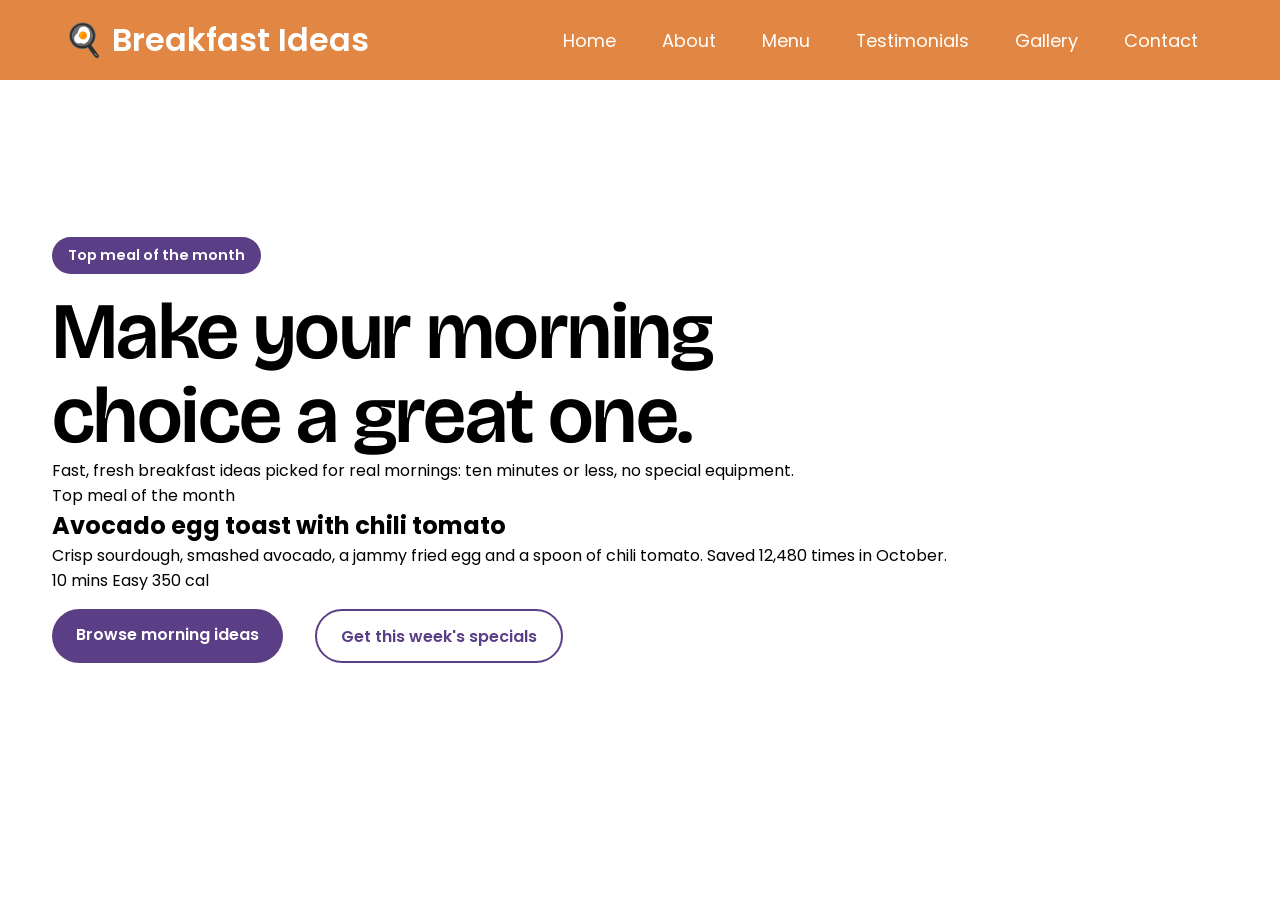
<file: My first website/index.html>
<!doctype html>
<html lang="en">
  <head>
    <meta charset="UTF-8" />
    <meta name="viewport" content="width=device-width, initial-scale=1.0" />
    <title>Website</title>
    <link rel="stylesheet" href="style.css" />
  </head>
  <body>
    <!--Phần đầu / Thanh điều hướng -->
    <header>
      <nav class="navbar section-content">
        <a href="#" class="nav-logo">
          <h2 class="logo-text">🍳 Breakfast Ideas</h2>
        </a>
        <ul class="nav-menu">
          <li class="nav-item">
            <a href="#" class="nav-link">Home</a>
          </li>
          <li class="nav-item">
            <a href="#" class="nav-link">About</a>
          </li>
          <li class="nav-item">
            <a href="#" class="nav-link">Menu</a>
          </li>
          <li class="nav-item">
            <a href="#" class="nav-link">Testimonials</a>
          </li>
          <li class="nav-item">
            <a href="#" class="nav-link">Gallery</a>
          </li>
          <li class="nav-item">
            <a href="#" class="nav-link">Contact</a>
          </li>
        </ul>
      </nav>
    </header>
    <!--Nội dung chính-->
    <main>
      <section class="hero-section">
        <div class="section-content">
          <div class="hero-details">
            <span class="tag">Top meal of the month</span>
            <h1 class="hero-title">Make your morning choice a great one.</h1>
            <p class="description">
              Fast, fresh breakfast ideas picked for real mornings: ten minutes
              or less, no special equipment.
            </p>
            <aside class="featured">
              <span class="badge">Top meal of the month</span>
              <h2>Avocado egg toast with chili tomato</h2>
              <p>
                Crisp sourdough, smashed avocado, a jammy fried egg and a spoon
                of chili tomato. Saved 12,480 times in October.
              </p>
              <div class="meta">
                <span class="prep-time">10 mins</span>
                <span class="difficulty">Easy</span>
                <span class="calories">350 cal</span>
              </div>
            </aside>
            <div class="button">
              <a href="#" class="btn-1">Browse morning ideas</a>
              <a href="#" class="btn-2">Get this week's specials</a>
            </div>
          </div>
        </div>
      </section>
    </main>
  </body>
</html>
</file>
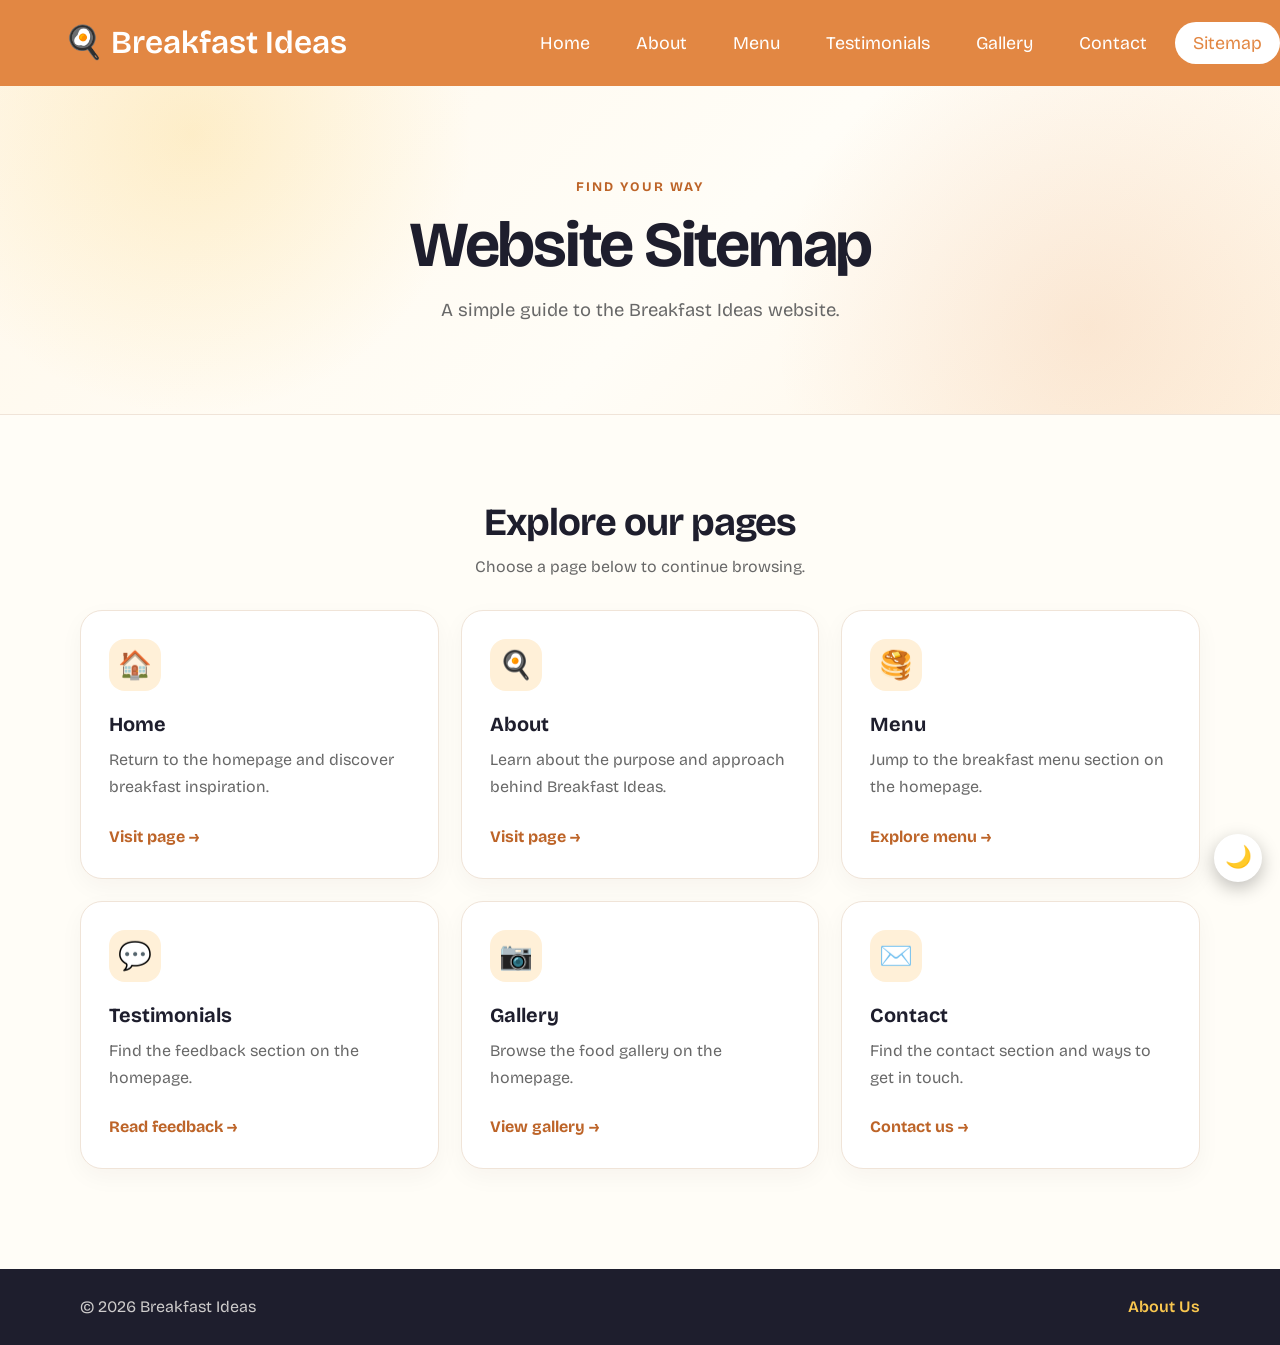
<file: sitemap.html>
<!doctype html>
<html lang="en">
  <head>
    <meta charset="UTF-8" />
    <meta name="viewport" content="width=device-width, initial-scale=1.0" />
    <title>Sitemap | Breakfast Ideas</title>
    <link rel="stylesheet" href="assets/css/style.css" />
    <link rel="stylesheet" href="assets/css/about.css" />
    <link rel="stylesheet" href="assets/css/dark-mode.css" />
  </head>
  <body>
    <header>
      <nav class="navbar section-content">
        <a href="index.html" class="nav-logo">
          <h2 class="logo-text">🍳 Breakfast Ideas</h2>
        </a>

        <ul class="nav-menu">
          <li class="nav-item">
            <a href="index.html" class="nav-link">Home</a>
          </li>
          <li class="nav-item">
            <a href="index.html#about" class="nav-link">About</a>
          </li>
          <li class="nav-item">
            <a href="index.html#menu" class="nav-link">Menu</a>
          </li>
          <li class="nav-item">
            <a href="index.html#testimonials" class="nav-link">Testimonials</a>
          </li>
          <li class="nav-item">
            <a href="index.html#gallery" class="nav-link">Gallery</a>
          </li>
          <li class="nav-item">
            <a href="index.html#contact" class="nav-link">Contact</a>
          </li>
          <li class="nav-item">
            <a href="sitemap.html" class="nav-link" aria-current="page"
              >Sitemap</a
            >
          </li>
        </ul>
      </nav>
    </header>

    <main>
      <section class="page-hero">
        <p class="eyebrow">FIND YOUR WAY</p>
        <h1>Website Sitemap</h1>
        <p>A simple guide to the Breakfast Ideas website.</p>
      </section>

      <section class="section-wrap sitemap-section">
        <div class="sitemap-intro">
          <h2>Explore our pages</h2>
          <p>Choose a page below to continue browsing.</p>
        </div>

        <div class="sitemap-grid">
          <a class="sitemap-card" href="index.html">
            <span aria-hidden="true">🏠</span>
            <h3>Home</h3>
            <p>Return to the homepage and discover breakfast inspiration.</p>
            <span class="card-link">Visit page →</span>
          </a>
          <a class="sitemap-card" href="index.html#about">
            <span aria-hidden="true">🍳</span>
            <h3>About</h3>
            <p>Learn about the purpose and approach behind Breakfast Ideas.</p>
            <span class="card-link">Visit page →</span>
          </a>
          <a class="sitemap-card" href="index.html#menu">
            <span aria-hidden="true">🥞</span>
            <h3>Menu</h3>
            <p>Jump to the breakfast menu section on the homepage.</p>
            <span class="card-link">Explore menu →</span>
          </a>
          <a class="sitemap-card" href="index.html#testimonials">
            <span aria-hidden="true">💬</span>
            <h3>Testimonials</h3>
            <p>Find the feedback section on the homepage.</p>
            <span class="card-link">Read feedback →</span>
          </a>
          <a class="sitemap-card" href="index.html#gallery">
            <span aria-hidden="true">📷</span>
            <h3>Gallery</h3>
            <p>Browse the food gallery on the homepage.</p>
            <span class="card-link">View gallery →</span>
          </a>
          <a class="sitemap-card" href="index.html#contact">
            <span aria-hidden="true">✉️</span>
            <h3>Contact</h3>
            <p>Find the contact section and ways to get in touch.</p>
            <span class="card-link">Contact us →</span>
          </a>
        </div>
      </section>
    </main>

    <footer class="site-footer">
      <p>© 2026 Breakfast Ideas</p>
      <a href="index.html#about">About Us</a>
    </footer>
    <script src="assets/js/dark-mode.js"></script>
  </body>
</html>
</file>
<file: My first website/style.css>
@import url("https://fonts.googleapis.com/css2?family=Miniver&family=Poppins:ital,wght@0,400;0,500;0,600;0,700;1,400;1,700&display=swap");
@import url("https://fonts.googleapis.com/css2?family=Bricolage+Grotesque:opsz,wght@12..96,200..800&family=Miniver&family=Poppins:ital,wght@0,400;0,500;0,600;0,700;1,400;1,700&display=swap");

* {
  margin: 0;
  padding: 0;
  box-sizing: border-box;
  font-family: "Poppins", sans-serif;
}
.hero-section .hero-details .hero-title {
  font-family: "Bricolage Grotesque", sans-serif;
}
:root {
  /* Kho màu*/
  --orange-color: #e28743;
  --secondary-color: #1e1e2d;
  --white-color: #fff;
  --dark-color: #252525;
  --light-pink-color: #faf4f5;
  --plum-color: #5b3f86;
  --medium-gray-color: #ccc;
  --honeydew-color: #ecf5e2;

  /* Cỡ chữ*/
  --font-size-small: 0.9rem;
  --font-size-normal: 1rem;
  --font-size-medium: 1.12rem;
  --font-size-large: 1.5rem;
  --font-size-xl: 2rem;
  --font-size-xxl: 2.3rem;

  /* Đậm nhạt chữ*/
  --font-weight-normal: 400;
  --font-weight-medium: 500;
  --font-weight-semibold: 600;
  --font-weight-bold: 700;

  /* Bán kính bo góc*/
  --border-radius-small: 8px;
  --border-radius-medium: 30px;
  --border-radius-large: 50%;

  /* Khoảng cách site*/
  --site-max-width: 1300px;
}
/* Kiểu cho nguyên trang */
ul {
  list-style: none;
}
a {
  text-decoration: none;
}
button {
  border: none;
  background: none;
  cursor: pointer;
}
img {
  width: 100%;
}
.section-content {
  max-width: var(--site-max-width);
  margin: 0 2rem;
  padding: 0 20px;
}
/* kiểu thanh điều hướng */

header {
  position: fixed;
  width: 100%;
  z-index: 5;
  background-color: var(--orange-color);
}
header .navbar {
  display: flex;
  align-items: center;
  justify-content: space-between;
  padding: 1rem 2rem;
  margin: 0 2rem;
}
.navbar .nav-logo .logo-text {
  color: var(--white-color);
  font-size: var(--font-size-xl);
  font-weight: var(--font-weight-semibold);
}
.navbar .nav-menu {
  display: flex;
  gap: 10px;
}
.navbar .nav-menu .nav-link {
  color: var(--white-color);
  border-radius: var(--border-radius-medium);
  padding: 10px 18px;
  font-size: var(--font-size-medium);
  transition: 0.3s ease;
}
.navbar .nav-menu .nav-link:hover {
  color: var(--primary-color);
  background: var(--white-color);
}
/* Kiểu cho phần hero */
.hero-section {
  min-height: 100vh;
  align-items: center;
}
.hero-section .section-content {
  display: flex;
  align-items: center;
  justify-content: space-between;
  min-height: 100vh;
}
.hero-section .hero-details .hero-title {
  font-size: 5rem;
  font-weight: 600;
  line-height: 1.05;
  letter-spacing: -0.02em;
  max-width: 11em;
  font-size: clamp(2.5rem, 7vw, 5rem);
}
.section-content .hero-details .tag {
  display: inline-block;
  background-color: var(--plum-color);
  color: var(--white-color);
  font-size: var(--font-size-small);
  font-weight: var(--font-weight-semibold);
  padding: 0.5rem 1rem;
  border-radius: var(--border-radius-medium);
  margin-bottom: 1rem;
}
.hero-details .button {
  display: flex;
  font-weight: 600;
  gap: 2rem;
}
.button .btn-1 {
  background-color: var(--plum-color);
  color: var(--white-color);
  margin-top: 1rem;
  padding: 0.8rem 1.5rem;
  border-radius: var(--border-radius-medium);
}
.button .btn-2 {
  color: var(--plum-color);
  margin-top: 1rem;
  padding: 0.8rem 1.5rem;
  border-radius: var(--border-radius-medium);
  border: 2px solid var(--plum-color);
}
</file>
<file: assets/css/style.css>
@import url("https://fonts.googleapis.com/css2?family=Miniver&family=Poppins:ital,wght@0,400;0,500;0,600;0,700;1,400;1,700&display=swap");
@import url("https://fonts.googleapis.com/css2?family=Bricolage+Grotesque:opsz,wght@12..96,200..800&family=Miniver&family=Poppins:ital,wght@0,400;0,500;0,600;0,700;1,400;1,700&display=swap");
@import url("https://fonts.googleapis.com/css2?family=Miniver&family=Poppins:ital,wght@0,400;0,500;0,600;0,700;1,400&display=swap");

* {
  margin: 0;
  padding: 0;
  box-sizing: border-box;
  font-family: "Poppins", sans-serif;
}
.hero-section .hero-details .hero-title {
  font-family: "Bricolage Grotesque";
}
:root {
  /* Kho màu*/
  --paper-color: #fffdf7;
  --yolk-color: #f9c74f;
  --orange-color: #e28743;
  --secondary-color: #1e1e2d;
  --white-color: #fff;
  --dark-color: #252525;
  --light-pink-color: #faf4f5;
  --plum-color: #5b3f86;
  --medium-gray-color: #ccc;
  --honeydew-color: #ecf5e2;
  --Off-white-color: #fffdf7;
  --ink-color: #1e1e2d;

  /* Cỡ chữ*/
  --font-size-small: 0.9rem;
  --font-size-normal: 1rem;
  --font-size-medium: 1.12rem;
  --font-size-large: 1.5rem;
  --font-size-xl: 2rem;
  --font-size-xxl: 2.3rem;

  /* Đậm nhạt chữ*/
  --font-weight-normal: 400;
  --font-weight-medium: 500;
  --font-weight-semibold: 600;
  --font-weight-bold: 700;

  /* Bán kính bo góc*/
  --border-radius-small: 8px;
  --border-radius-medium: 30px;
  --border-radius-large: 50%;

  /* Khoảng cách site*/
  --site-max-width: 1600px;
}
/* Kiểu cho nguyên trang */
ul {
  list-style: none;
}
a {
  text-decoration: none;
}
button {
  border: none;
  background: none;
  cursor: pointer;
}
img {
  width: 100%;
}
.section-content {
  max-width: var(--site-max-width);
  margin: 0 auto;
  gap: 2rem;
  width: 100%;
}
/* kiểu thanh điều hướng */

header {
  position: fixed;
  width: 100%;
  z-index: 6;
  background-color: var(--orange-color);
}
header .navbar {
  display: flex;
  align-items: center;
  justify-content: space-between;
  padding: 1rem 2rem;
  margin: 0 2rem;
}
.navbar .nav-logo .logo-text {
  color: var(--white-color);
  font-size: var(--font-size-xl);
  font-weight: var(--font-weight-semibold);
}
.navbar .nav-menu {
  display: flex;
  gap: 10px;
}
.navbar .nav-menu .nav-link {
  color: var(--white-color);
  border-radius: var(--border-radius-medium);
  padding: 10px 18px;
  font-size: var(--font-size-medium);
  transition: 0.3s ease;
}
.navbar .nav-menu .nav-link:hover {
  color: var(--orange-color);
  background: var(--white-color);
}

.navbar :where(#menu-close-button, #menu-open-button) {
  display: none;
}
/* Kiểu cho phần hero */
.hero-section {
  position: relative;
  isolation: isolate;
  min-height: 100vh;
  align-items: center;
  margin-top: -88px;
  padding-top: 88px;
  color: var(--white-color);
  background:
    linear-gradient(
      90deg,
      rgba(25, 17, 13, 0.82) 0%,
      rgba(25, 17, 13, 0.58) 48%,
      rgba(25, 17, 13, 0.32) 100%
    ),
    url("../images/menu/monthly-meal.png") center 54% / cover;
}
.hero-section .section-content {
  display: grid;
  align-items: end;
  min-height: 80vh;
  padding: 120px 5vw 56px;
  grid-template-columns: minmax(0, 1.2fr) minmax(0, 0.9fr);
  position: relative;
  width: 100%;
}
.hero-section .hero-details .hero-title {
  font-size: 5rem;
  font-weight: 600;
  line-height: 1.05;
  letter-spacing: -0.02em;
  max-width: 11em;
  font-size: clamp(2.5rem, 7vw, 5rem);
}
.hero-section .hero-details .description {
  max-width: 44ch;
  font-size: 1.1rem;
  margin: 18px 0 26px;
}

.section-content .hero-details .tag {
  display: inline-block;
  background-color: var(--yolk-color);
  color: var(--ink-color);
  font-size: var(--font-size-small);
  font-weight: var(--font-weight-semibold);
  padding: 0.5rem 1rem;
  border-radius: var(--border-radius-medium);
  margin-bottom: 1rem;
}
.hero-details .button {
  display: flex;
  font-weight: 600;
  gap: 2rem;
}
.button .btn-1 {
  background-color: var(--yolk-color);
  color: var(--ink-color);
  margin-top: 1rem;
  padding: 0.8rem 1.5rem;
  border-radius: var(--border-radius-medium);
}
.button .btn-2 {
  color: var(--white-color);
  margin-top: 1rem;
  padding: 0.8rem 1.5rem;
  border-radius: var(--border-radius-medium);
  border: 2px solid var(--white-color);
}
.button .btn-1:hover {
  background-color: var(--white-color);
  color: var(--ink-color);
  padding: 0.8rem 1.5rem;
  border-radius: var(--border-radius-medium);
  border: 2px solid var(--white-color);
}
.button .btn-2:hover {
  background-color: var(--white-color);
  color: var(--ink-color);
  padding: 0.8rem 1.5rem;
  border-radius: var(--border-radius-medium);
  border: 2px solid var(--white-color);
}
.featured {
  position: relative;
  background: var(--Off-white-color);
  color: var(--ink-color);
  border-radius: 28px 28px 28px 6px;
  padding: 22px 24px;
  max-width: 400px;
  justify-self: end;
  display: flex;
  flex-direction: column;
  justify-content: flex-end;
  box-shadow: 0 16px 40px rgba(25, 17, 13, 0.24);
}
.featured .badge {
  align-self: flex-start;
  background: var(--yolk-color);
  color: var(--ink-color);
  border-radius: var(--border-radius-medium);
  padding: 4px 14px;
  margin-bottom: 8px;
}
.featured h2 {
  font-size: 1.35rem;
  line-height: 1.3;
}
.featured p {
  margin: 6px 0 8px;
}
.meta {
  display: flex;
  align-items: center;
  gap: 10px;
  font-size: var(--font-size-small);
}
.quote-band {
  background-color: var(--ink-color);
  padding: 2rem 5vw;
  display: grid;
  grid-template-columns: repeat(3, minmax(0, 1fr));
  gap: 2rem;
}
.quote-band blockquote {
  padding: 2rem 1.5vw;
  font-size: 2rem;
  font-family: "bricolage grotesque", sans-serif;
  font-weight: var(--font-weight-semibold);
  color: var(--paper-color);
  font-weight: 700;
  margin: 0;
  line-height: 1.15;
  max-width: 700px;
}
.quote-band blockquote:nth-child(2) {
  color: var(--yolk-color);
}

/* thanh mục lục */
@media screen and (max-width: 900px) {
  :root {
    --font-size-medium: 1rem;
    --font-size-large: 1.3rem;
    --font-size-xl: 1.5rem;
    --font-size-xxl: 1.8rem;
  }
  header {
    background-color: var(--white-color);
  }
  body.show-mobile-menu header::before {
    content: "";
    position: fixed;
    left: 0;
    top: 0;
    height: 100%;
    width: 100%;
    backdrop-filter: blur(5px);
    background: rgba(0, 0, 0, 0.2);
  }
  .navbar .nav-logo .logo-text {
    color: var(--plum-color);
  }
  .navbar :where(#menu-close-button, #menu-open-button) {
    font-size: var(--font-size-large);
    display: block;
  }
  .navbar #menu-close-button {
    position: absolute;
    right: 30px;
    top: 30px;
  }
  .navbar #menu-open-button {
    color: var(--plum-color);
  }
  .hero-section .section-content {
    grid-template-columns: minmax(0, 1fr);
    align-items: end;
    gap: 2rem;
    min-height: 100vh;
    padding: 132px 6vw 48px;
  }
  .featured {
    justify-self: end;
    width: min(100%, 400px);
  }
  .hero-details .button {
    flex-wrap: wrap;
    gap: 0.75rem;
  }
  .navbar .nav-menu {
    display: block;
    position: fixed;
    left: -300px;
    top: 0;
    width: 300px;
    height: 100%;
    display: flex;
    flex-direction: column;
    align-items: center;
    padding-top: 100px;
    background-color: var(--orange-color);
    transition: left 0.2s ease;
  }

  body.show-mobile-menu .navbar .nav-menu {
    left: 0;
  }

  .navbar .nav-menu .nav-link {
    color: var(--dark-color);
    display: block;
    font-size: var(--font-size-large);
    margin-top: 17px;
  }
  .quote-band blockquote {
    font-size: clamp(1.25rem, 5vw, 2rem);
    max-width: none;
    inline-size: 100%;
    padding: 1.5rem 0;
  }
}
/* =========================================================
   Breakfast Ideas — styles riêng cho About và Sitemap
   Thanh điều hướng kế thừa style.css của trang chủ.
   ========================================================= */

:root {
  --about-cream: #fffdf7;
  --about-orange: #e28743;
  --about-orange-dark: #bd6428;
  --about-ink: #1e1e2d;
  --about-muted: #686868;
  --about-border: #f0e4d8;
  --about-white: #ffffff;
  --about-shadow: 0 14px 36px rgba(55, 37, 22, 0.08);
}

html {
  scroll-behavior: smooth;
  scroll-padding-top: 100px;
}

body {
  background: var(--about-cream);
  color: var(--about-ink);
  line-height: 1.7;
}

/* Keep the exact shared navbar styles from style.css. Only identify the
   current page; don't redefine the navbar's size or spacing here. */
.navbar .nav-menu .nav-link[aria-current="page"] {
  background: var(--about-white);
  color: var(--about-orange);
}

main {
  padding-top: 88px;
}

.page-hero {
  margin-top: -24px;
  z-index: 2;
  position: relative;
  overflow: hidden;
  padding: clamp(64px, 9vw, 112px) 24px clamp(58px, 7vw, 88px);
  text-align: center;
  background:
    radial-gradient(
      circle at 15% 20%,
      rgba(249, 199, 79, 0.24),
      transparent 25%
    ),
    radial-gradient(
      circle at 85% 75%,
      rgba(226, 135, 67, 0.15),
      transparent 28%
    ),
    linear-gradient(135deg, #fff8eb 0%, #fffdf7 55%, #fff4e4 100%);
  border-bottom: 1px solid var(--about-border);
}

.eyebrow {
  margin: 0 0 12px;
  color: var(--about-orange-dark);
  font-size: 0.82rem;
  font-weight: 700;
  letter-spacing: 0.16em;
  text-transform: uppercase;
}

.page-hero h1 {
  position: relative;
  z-index: 1;
  max-width: 900px;
  margin: 0 auto 14px;
  font-family: "Bricolage Grotesque", "Poppins", sans-serif;
  font-size: clamp(2.35rem, 5vw, 4.25rem);
  font-weight: 700;
  letter-spacing: -0.035em;
  line-height: 1.1;
}

.page-hero > p:last-child {
  max-width: 620px;
  margin: 0 auto;
  color: var(--about-muted);
  font-size: clamp(1rem, 1.8vw, 1.15rem);
}

.section-wrap {
  width: min(1120px, calc(100% - 48px));
  margin-inline: auto;
}

/* About page */
.about-layout {
  display: grid;
  grid-template-columns: minmax(0, 1.3fr) minmax(280px, 0.7fr);
  align-items: center;
  gap: clamp(32px, 6vw, 80px);
  padding-block: clamp(64px, 8vw, 100px);
}

.about-copy h2,
.sitemap-intro h2,
.values-section h2 {
  margin: 0 0 18px;
  font-family: "Bricolage Grotesque", "Poppins", sans-serif;
  font-size: clamp(1.8rem, 3vw, 2.6rem);
  font-weight: 700;
  letter-spacing: -0.025em;
  line-height: 1.2;
}

.about-copy > p:not(.eyebrow) {
  margin: 0 0 16px;
  color: var(--about-muted);
  font-size: 1.02rem;
}

.primary-button {
  display: inline-flex;
  align-items: center;
  justify-content: center;
  gap: 8px;
  margin-top: 12px;
  padding: 13px 22px;
  border: 2px solid var(--about-orange);
  border-radius: 999px;
  background: var(--about-orange);
  color: #fff;
  font-weight: 600;
  text-decoration: none;
  transition:
    transform 0.2s ease,
    background 0.2s ease,
    color 0.2s ease;
}

.primary-button:hover {
  transform: translateY(-2px);
  background: transparent;
  color: var(--about-orange-dark);
}

.feature-card {
  position: relative;
  padding: clamp(28px, 4vw, 42px);
  overflow: hidden;
  border: 1px solid #f3dfc9;
  border-radius: 28px 28px 28px 8px;
  background: linear-gradient(145deg, #fff4df, #fffdf7 75%);
  box-shadow: var(--about-shadow);
}

.feature-emoji {
  display: grid;
  place-items: center;
  min-height: 150px;
  margin-bottom: 22px;
  border-radius: 20px;
  background: #fbe7c7;
  font-size: clamp(4rem, 8vw, 6rem);
  letter-spacing: 0.12em;
}

.feature-card h3,
.value-card h3,
.sitemap-card h3 {
  margin: 0 0 8px;
  font-size: 1.2rem;
  font-weight: 700;
  line-height: 1.35;
}

.feature-card p,
.value-card p,
.sitemap-card p {
  margin: 0;
  color: var(--about-muted);
}

.values-section {
  padding: clamp(60px, 8vw, 88px) 0;
  background: #fff7eb;
  border-block: 1px solid var(--about-border);
}

.values-section .eyebrow,
.values-section > .section-wrap > h2 {
  text-align: center;
}

.value-grid {
  display: grid;
  grid-template-columns: repeat(3, minmax(0, 1fr));
  gap: 22px;
  margin-top: 34px;
}

.value-card {
  padding: 28px;
  border: 1px solid var(--about-border);
  border-radius: 20px;
  background: var(--about-white);
  box-shadow: 0 8px 24px rgba(55, 37, 22, 0.04);
  transition:
    transform 0.2s ease,
    box-shadow 0.2s ease;
}

.value-card:hover {
  transform: translateY(-4px);
  box-shadow: var(--about-shadow);
}

.value-card > span {
  display: inline-grid;
  place-items: center;
  width: 48px;
  height: 48px;
  margin-bottom: 18px;
  border-radius: 14px;
  background: #fff0d8;
  font-size: 1.6rem;
}

/* Sitemap page */
.sitemap-section {
  padding-block: clamp(56px, 7vw, 84px) clamp(64px, 8vw, 100px);
}

.sitemap-intro {
  margin-bottom: 30px;
  text-align: center;
}

.sitemap-intro h2 {
  margin-bottom: 8px;
}

.sitemap-intro p {
  margin: 0;
  color: var(--about-muted);
}

.sitemap-grid {
  display: grid;
  grid-template-columns: repeat(3, minmax(0, 1fr));
  gap: 22px;
}

.sitemap-card {
  display: flex;
  min-height: 250px;
  flex-direction: column;
  align-items: flex-start;
  padding: 28px;
  border: 1px solid var(--about-border);
  border-radius: 22px;
  background: var(--about-white);
  box-shadow: 0 8px 24px rgba(55, 37, 22, 0.04);
  color: var(--about-ink);
  text-decoration: none;
  transition:
    transform 0.2s ease,
    border-color 0.2s ease,
    box-shadow 0.2s ease;
}

.sitemap-card:hover {
  transform: translateY(-5px);
  border-color: #eab17f;
  box-shadow: var(--about-shadow);
}

.sitemap-card > span:first-child {
  display: grid;
  place-items: center;
  width: 52px;
  height: 52px;
  margin-bottom: 20px;
  border-radius: 16px;
  background: #fff0d8;
  font-size: 1.7rem;
}

.sitemap-card h3 {
  font-size: 1.25rem;
}

.sitemap-card p {
  margin-bottom: 22px;
}

.sitemap-card .card-link {
  margin-top: auto;
  color: var(--about-orange-dark);
  font-weight: 700;
}

.note {
  margin: 24px 0 0;
  padding: 16px 18px;
  border-left: 4px solid var(--about-orange);
  border-radius: 0 12px 12px 0;
  background: #fff4e4;
  color: #68513e;
  font-size: 0.92rem;
}

/* Footer shared by both pages */
.site-footer {
  display: flex;
  align-items: center;
  justify-content: space-between;
  gap: 16px;
  padding: 24px max(24px, calc((100% - 1120px) / 2));
  background: var(--about-ink);
  color: #fffdf7;
}

.site-footer p {
  margin: 0;
  color: rgba(255, 253, 247, 0.78);
}

.site-footer a {
  color: #f9c74f;
  font-weight: 600;
  text-decoration: none;
}

.site-footer a:hover {
  text-decoration: underline;
}

/* Responsive layout */
@media (max-width: 900px) {
  main {
    padding-top: 76px;
  }

  /* The standalone pages don't include the original mobile-menu buttons,
     so keep their navigation visible and wrap it instead of hiding it offscreen. */
  body:not(.home-page) header {
    background-color: var(--about-orange) !important;
  }

  body:not(.home-page) header .navbar {
    flex-wrap: wrap;
    gap: 8px 16px;
    margin: 0;
    padding: 12px 20px;
  }

  body:not(.home-page) .navbar .nav-menu {
    position: static;
    display: flex !important;
    flex-direction: row;
    flex-wrap: wrap;
    align-items: center;
    justify-content: flex-start;
    gap: 4px;
    width: 100%;
    height: auto;
    padding: 0;
    background: transparent;
    transition: none;
  }

  body:not(.home-page) .navbar .nav-menu .nav-link {
    display: inline-block;
    margin-top: 0;
    padding: 7px 11px;
    color: #fff;
    font-size: 0.92rem;
  }

  body:not(.home-page) .navbar .nav-menu .nav-link:hover,
  body:not(.home-page) .navbar .nav-menu .nav-link[aria-current="page"] {
    color: var(--about-orange);
    background: #fff;
  }

  .about-layout {
    grid-template-columns: 1fr;
  }

  .feature-card {
    max-width: 560px;
  }

  .value-grid,
  .sitemap-grid {
    grid-template-columns: repeat(2, minmax(0, 1fr));
  }
}

@media (max-width: 560px) {
  .section-wrap {
    width: calc(100% - 32px);
  }

  .page-hero {
    padding-inline: 18px;
  }

  .value-grid,
  .sitemap-grid {
    grid-template-columns: 1fr;
  }

  .value-card,
  .sitemap-card {
    padding: 24px;
  }

  .sitemap-card {
    min-height: 220px;
  }

  .site-footer {
    flex-direction: column;
    align-items: flex-start;
    padding: 22px 20px;
  }
}

.feature-emoji {
  width: 100%;
  overflow: hidden;
  border-radius: 24px;
}

.about-image {
  display: block;
  width: 100%;
  height: 430px;
  object-fit: cover;
  object-position: center;
  border-radius: 24px;
}

.value-card .value-image {
  display: block;
  width: 100%;
  height: 200px;
  object-fit: cover;
  object-position: center;
  border-radius: 16px;
  margin-bottom: 20px;
}

.value-card {
  overflow: hidden;
}

.value-card h3 {
  margin-bottom: 10px;
}

/* Menu tham thảo món ăn */
:root {
  --bg-page: #fff9ea;
  --text-dark: #2d2b41;
  --text-light: #7a798c;
  --card-bg: #ffffff;
  --radius-sm: 20px;
  --radius-md: 12px;
  --radius-pill: 999px;

  /* Màu thẻ */
  --time: #e5d9f2;
  --level: #d4f1e0;
  --taste: #fee9d0;
  --diet: #e2f4d9;
  --energy: #d6eaf8;
  --highlight: #e8daef;
  --new: #ffb74d;
  --top: #7b1fa2;
}

body {
  background: var(--bg-page);
  color: var(--text-dark);
  font-family: "Poppins", sans-serif;
  line-height: 1.7;
}

.reference-section {
  max-width: 1300px;
  margin: 0 auto;
  padding: 4rem 4%;
}

.section-heading {
  font-size: 2.4rem;
  font-weight: 700;
  margin-bottom: 0.5rem;
}

.section-subtitle {
  color: var(--text-light);
  max-width: 600px;
  font-size: 1.05rem;
  margin-bottom: 3rem;
}

/* thẻ hướng dẫn*/
:root {
  --paper: #fff7e6;
  --ink: #2f2540;
  --muted: #6c6378;
  --card: #ffffff;
  --line: #00000014;
  --plum: #5b3f86;
  --nav: #e28845;
  --yolk: #f5a623;
  --time: #7b4fb8;
  --level: #2e9c5a;
  --taste: #e06a1b;
  --kcal: #2f7cc4;
  --diet: #5e9e2f;
  box-sizing: border-box;
  padding-top: env(safe-area-inset-top, 0px);
  padding-bottom: env(safe-area-inset-bottom, 0px);
}
@media (prefers-color-scheme: dark) {
  :root:not([data-theme="light"]) {
    --paper: #1e1829;
    --ink: #f6f0e4;
    --muted: #b9b1c4;
    --card: #2a2238;
    --line: #ffffff1f;
    --time: #b79ae8;
    --level: #5fd0ac;
    --taste: #f5a85f;
    --kcal: #7fb6f0;
    --diet: #98d45f;
  }
}
:root[data-theme="dark"] {
  --paper: #1e1829;
  --ink: #f6f0e4;
  --muted: #b9b1c4;
  --card: #2a2238;
  --line: #ffffff1f;
  --time: #b79ae8;
  --level: #5fd0ac;
  --taste: #f5a85f;
  --kcal: #7fb6f0;
  --diet: #98d45f;
}
* {
  box-sizing: border-box;
  margin: 0;
  padding: 0;
  font-family: "Bricolage Grotesque";
}
body {
  background: var(--bg-page);
  color: var(--text-dark);
  font-family: "Poppins", sans-serif;
  line-height: 1.7;
}

.reference-section {
  max-width: 1300px;
  margin: 0 auto;
  padding: 4rem 4%;
}

.section-heading {
  font-size: 2.4rem;
  font-weight: 700;
  margin-bottom: 0.5rem;
}

.section-subtitle {
  color: var(--text-light);
  max-width: 600px;
  font-size: 1.05rem;
  margin-bottom: 3rem;
}

/* thẻ menu */
.menu-section {
  max-width: 1180px;
  margin: 0 auto;
  padding: 60px 60px;
  margin-top: 24px;
}

/* tags */
.tag {
  --c: var(--plum);
  display: inline-flex;
  align-items: center;
  gap: 5px;
  font-size: 0.78rem;
  font-weight: 600;
  line-height: 1;
  padding: 7px 12px;
  border-radius: 999px;
  color: var(--c);
  background: color-mix(in srgb, var(--c) 15%, var(--card));
  white-space: nowrap;
}
.tags {
  gap: 6px;
}
.tag {
  padding: 7px 11px;
}
.tag.time {
  --c: var(--time);
  color: #6a1b9a;
}
.tag.level {
  --c: var(--level);
  color: #2e7d32;
}
.tag.taste {
  --c: var(--taste);
  color: #e65100;
}
.tag.kcal {
  --c: var(--kcal);
  color: #1565c0;
}
.tag.diet {
  --c: var(--diet);
  color: #33691e;
}
.tag.hl {
  background: var(--plum);
  color: #fff;
}
.tag.new {
  background: var(--new);
  color: #e65100;
}
.tags {
  display: flex;
  flex-wrap: wrap;
  gap: 8px;
}
/* filters */
.filters {
  display: flex;
  flex-wrap: wrap;
  gap: 10px;
  margin-bottom: 24px;
  line-height: 1.08px;
}
.filter-title {
  font-size: clamp(2rem, 4.5vw, 3rem);
  line-height: 1.08;
  margin-bottom: 8px;
}
.chip {
  padding: 11px 22px;
  border-radius: 999px;
  border: 0;
  background: var(--card);
  font-size: 0.9rem;
  font-weight: 500;
}
.chip[aria-pressed="true"] {
  background: var(--ink);
  color: var(--paper);
}
/* cards (expand in place) */
.grid {
  display: grid;
  grid-template-columns: repeat(2, minmax(0, 1fr));
  gap: 22px;
  align-items: stretch;
  width: 100%;
  margin-inline: auto;
  padding: 0;
}
.grid li[hidden] {
  display: none;
}
.item {
  background: var(--card);
  border-radius: 28px;
  overflow: hidden;
  box-shadow: 0 1px 0 var(--line);
  transition: box-shadow 0.25s;
  display: flex;
  flex-direction: column;
}
.card {
  flex: 1;
}

.item:hover,
.item.open {
  box-shadow: 0 18px 30px -20px rgba(0, 0, 0, 0.45);
}
.item.open {
  grid-column: 1 / -1;
}
.card {
  width: 100%;
  text-align: left;
  border: 0;
  background: none;
  display: grid;
  grid-template-columns: 150px 1fr;
  min-height: 150px;
}
.thumb {
  background: var(--bg);
  display: grid;
  place-items: center;
  padding: 12px;
}
.thumb {
  width: 100%;
  height: auto;
  max-height: 100%;
  object-fit: contain;
}
.cbody {
  display: block;
  padding: 22px 24px;
}
.cbody {
  padding: 22px 24px;
}
.cbody .name {
  padding-right: 56px;
}

.cbody > * {
  display: block;
}
.cbody .tag {
  display: inline-flex;
  margin-bottom: 10px;
}
.name {
  font-size: 1.3rem;
  font-weight: 600;
  margin-bottom: 12px;
}
.cbody .tags {
  display: flex;
}
.diet-tags {
  display: flex;
  flex-wrap: wrap;
  align-items: center;
  gap: 6px;
  margin-top: 8px;
  margin-bottom: 12px;
}
.diet-tags strong {
  flex-basis: 100%;
  color: var(--text-light);
  font-size: 0.85rem;
}
.tag.diet-label {
  --c: var(--diet);
  color: #33691e;
}
.facts {
  display: flex !important;
  flex-wrap: wrap;
  gap: 6px 18px;
  margin-top: 14px;
  color: var(--muted);
  font-size: 0.92rem;
}
.more {
  margin-top: 12px;
  font-size: 0.82rem;
  font-weight: 600;
  color: var(--plum);
}
@media (prefers-color-scheme: dark) {
  :root:not([data-theme="light"]) .more {
    color: var(--yolk);
  }
}
.empty {
  display: none;
  padding: 30px 0;
  color: var(--muted);
}
/* favorites */
.item {
  position: relative;
}
.cbody {
  padding-right: 68px;
}
.fav {
  position: absolute;
  top: 14px;
  right: 14px;
  z-index: 2;
  width: 44px;
  height: 44px;
  border-radius: 50%;
  border: 0;
  background: color-mix(in srgb, var(--card) 88%, transparent);
  display: grid;
  place-items: center;
  color: var(--muted);
  box-shadow: 0 2px 8px -2px rgba(0, 0, 0, 0.25);
  transition:
    transform 0.2s,
    color 0.2s;
}
.fav:hover {
  transform: scale(1.1);
  color: #e0476b;
}
.fav svg {
  width: 22px;
  height: 22px;
  fill: none;
  stroke: currentColor;
  stroke-width: 2;
  stroke-linejoin: round;
}
.fav[aria-pressed="true"] {
  color: #e0476b;
}
.fav[aria-pressed="true"] svg {
  fill: currentColor;
  animation: pop 0.35s;
}
@keyframes pop {
  40% {
    transform: scale(1.35);
  }
  100% {
    transform: scale(1);
  }
}
#favCount {
  display: inline-grid;
  place-items: center;
  min-width: 20px;
  height: 20px;
  padding: 0 6px;
  border-radius: 999px;
  background: #e0476b;
  color: #fff;
  font-size: 0.72rem;
  margin-left: 6px;
}
/* expandable panel */
.panel {
  display: grid;
  grid-template-rows: 0fr;
  transition: grid-template-rows 0.35s ease;
}
.item.open .panel {
  grid-template-rows: 1fr;
}
.panel > div {
  min-height: 0;
  overflow: hidden;
  visibility: hidden;
  transition: visibility 0.35s;
}
.item.open .panel > div {
  visibility: visible;
}
.pin {
  margin: 0 24px;
  padding: 22px 0 26px;
  border-top: 1px dashed var(--line);
}
.nut {
  display: grid;
  grid-template-columns: repeat(3, 1fr);
  gap: 10px;
  margin-bottom: 22px;
}
.nut div {
  background: var(--paper);
  border-radius: 16px;
  padding: 12px;
  text-align: center;
  font-size: 0.78rem;
  color: var(--muted);
}
.nut b {
  display: block;
  font-size: 1.2rem;
  color: var(--ink);
}
.pin h3 {
  font-size: 1.05rem;
  margin: 0 0 12px;
}
.ing {
  display: grid;
  grid-template-columns: 1fr 1fr;
  gap: 8px 20px;
  margin-bottom: 24px;
}
.ing label {
  display: flex;
  gap: 10px;
  align-items: flex-start;
  font-size: 0.9rem;
  cursor: pointer;
}
.ing input {
  margin-top: 5px;
  accent-color: var(--plum);
  width: 16px;
  height: 16px;
  flex: none;
}
.ing input:checked + span {
  text-decoration: line-through;
  opacity: 0.5;
}
.steps {
  counter-reset: s;
  display: grid;
  gap: 12px;
  margin-bottom: 22px;
}
.steps li {
  counter-increment: s;
  display: grid;
  grid-template-columns: 32px 1fr;
  gap: 12px;
  font-size: 0.92rem;
}
.steps li::before {
  content: counter(s);
  width: 32px;
  height: 32px;
  border-radius: 50%;
  background: var(--plum);
  color: #fff;
  display: grid;
  place-items: center;
  font-weight: 700;
  font-size: 0.85rem;
}
.tip {
  background: color-mix(in srgb, var(--yolk) 18%, var(--card));
  border-radius: 16px;
  padding: 14px 16px;
  font-size: 0.88rem;
  margin-bottom: 22px;
}
.video {
  display: flex;
  align-items: center;
  gap: 16px;
  background: var(--ink);
  color: var(--paper);
  border-radius: 22px;
  padding: 16px 18px;
}
.video .play {
  flex: none;
  width: 48px;
  height: 48px;
  border-radius: 50%;
  background: #f5a623;
  color: #2f2540;
  display: grid;
  place-items: center;
  font-size: 1.2rem;
}
.video div {
  flex: 1;
  font-size: 0.85rem;
}
.video b {
  display: block;
  font-size: 1rem;
}
.video a {
  background: #fff;
  color: #2f2540;
  font-weight: 600;
  font-size: 0.88rem;
  padding: 11px 20px;
  border-radius: 999px;
  text-decoration: none;
  white-space: nowrap;
}
@media (max-width: 860px) {
  .grid {
    grid-template-columns: 1fr;
  }
}
@media (max-width: 560px) {
  .card {
    grid-template-columns: 110px 1fr;
  }
  .cbody {
    padding: 18px 62px 18px 18px;
  }
  .pin {
    margin: 0 18px;
  }
  .fav {
    top: 10px;
    right: 10px;
    width: 40px;
    height: 40px;
  }
  .ing {
    grid-template-columns: 1fr;
  }
  .video {
    flex-wrap: wrap;
  }
  .video div {
    flex-basis: calc(100% - 64px);
  }
  .video a {
    width: 100%;
    text-align: center;
  }
}

/* size nhỏ */
@media (max-width: 768px) {
  .tags-guide {
    grid-template-columns: 1fr;
  }
  .cards-grid {
    grid-template-columns: 1fr;
  }
  .dish-card {
    flex-direction: column;
  }
  .card-accent {
    width: 100%;
    height: 100px;
  }
}
/* Testimonials*/
.testimonials {
  padding: clamp(56px, 8vw, 88px) 24px;
  background: #fff7eb;
}

.testimonials-section .section-title {
  margin-bottom: 28px;
  color: var(--ink-color);
  font-size: clamp(2rem, 4vw, 2.8rem);
  text-align: center;
}

.testimonials .section-content,
.slider-container {
  width: 100%;
}

.testimonials .section-content {
  max-width: none;
}

.slider-container {
  position: relative;
  padding: 0 48px;
}

.testimonials-list {
  width: 100%;
  margin: 0 auto;
  overflow-x: auto;
  overscroll-behavior-x: contain;
  scrollbar-width: none;
  scroll-behavior: smooth;
  scroll-snap-type: x mandatory;
  scroll-padding-inline: 33.333%;
}

.testimonials-list::-webkit-scrollbar {
  display: none;
}

.testimonial-track {
  display: flex;
  list-style: none;
}

.testimonial-track::before,
.testimonial-track::after {
  content: "";
  flex: 0 0 33.333%;
}

.testimonial-card {
  display: flex;
  flex: 0 0 33.333%;
  flex-direction: column;
  align-items: center;
  justify-content: center;
  min-height: 360px;
  padding: clamp(24px, 4vw, 48px);
  text-align: center;
  scroll-snap-align: center;
}

.testimonial-card .user-image {
  width: clamp(112px, 15vw, 190px);
  height: clamp(112px, 15vw, 190px);
  margin-bottom: 30px;
  border-radius: 50%;
  object-fit: cover;
}

.testimonial-card .name {
  margin-bottom: 10px;
  color: var(--ink-color);
  font-size: 1.2rem;
}

.testimonial-card .feedback {
  max-width: 390px;
  color: #62564d;
  font-size: 1rem;
  line-height: 1.8;
}

.testimonial-arrow {
  position: absolute;
  z-index: 1;
  top: 50%;
  display: grid;
  width: 42px;
  height: 42px;
  place-items: center;
  border-radius: 50%;
  background: #fffdf7;
  color: #2585d8;
  font-size: 1.6rem;
  transform: translateY(-50%);
  cursor: pointer;
}

.testimonial-arrow-previous {
  left: 0;
}

.testimonial-arrow-next {
  right: 0;
}

.testimonial-slider {
  display: flex;
  justify-content: center;
  gap: 10px;
  margin-top: 22px;
}

.testimonial-slider-dot {
  width: 10px;
  height: 10px;
  padding: 0;
  border: 0;
  border-radius: 999px;
  background: #e4cdb4;
  cursor: pointer;
  transition:
    width 0.2s ease,
    background-color 0.2s ease;
}

.testimonial-slider-dot.is-active {
  width: 28px;
  background: #e28743;
}

.testimonial-slider-dot:focus-visible {
  outline: 2px solid #5b3f86;
  outline-offset: 3px;
}

@media (max-width: 760px) {
  .slider-container {
    padding: 0 38px;
  }

  .testimonial-card {
    flex-basis: 50%;
    min-height: 330px;
  }

  .testimonial-track::before,
  .testimonial-track::after {
    flex-basis: 25%;
  }

  .testimonials-list {
    scroll-padding-inline: 25%;
  }
}

@media (max-width: 520px) {
  .testimonials {
    padding-inline: 12px;
  }

  .slider-container {
    padding: 0 30px;
  }

  .testimonial-card {
    flex-basis: 100%;
    min-height: 320px;
    padding: 24px 18px;
  }

  .testimonial-track::before,
  .testimonial-track::after {
    flex-basis: 0;
  }

  .testimonials-list {
    scroll-padding-inline: 0;
  }
}

/* Contact and footer */
.contact-section {
  padding: clamp(56px, 8vw, 88px) 24px 48px;
  background:
    radial-gradient(
      circle at 12% 15%,
      rgba(249, 199, 79, 0.16),
      transparent 26%
    ),
    var(--paper-color);
}

.contact-section .section-title {
  margin: 0 auto 32px;
  color: var(--ink-color);
  font-size: clamp(2rem, 4vw, 2.8rem);
  text-align: center;
}

.contact-layout {
  display: grid;
  grid-template-columns: minmax(0, 0.9fr) minmax(0, 1.1fr);
  gap: 24px;
  width: min(100%, 1120px);
  margin: 0 auto;
  align-items: stretch;
}

.contact-layout .section-content {
  width: auto;
  max-width: none;
  margin: 0;
}

.contact-info-list {
  display: grid;
  align-content: center;
  gap: 14px;
  height: 100%;
  margin: 0;
  padding: clamp(24px, 4vw, 40px);
  list-style: none;
  background: #fff4e4;
  border: 1px solid #f0e1ca;
  border-radius: 22px;
}

.contact-info-item {
  display: flex;
  align-items: flex-start;
  gap: 14px;
  padding: 14px;
  color: #4f465d;
  overflow-wrap: anywhere;
  background: rgba(255, 255, 255, 0.76);
  border-radius: 14px;
}

.contact-info-item i {
  flex: 0 0 20px;
  margin-top: 4px;
  color: var(--orange-color);
  text-align: center;
}

.contact-form {
  display: grid;
  grid-template-columns: repeat(2, minmax(0, 1fr));
  gap: 14px;
  padding: clamp(24px, 4vw, 40px);
  background: #fff;
  border: 1px solid #f0e4d8;
  border-radius: 22px;
  box-shadow: 0 14px 36px rgba(55, 37, 22, 0.08);
}

.contact-form input,
.contact-form textarea {
  width: 100%;
  min-width: 0;
  padding: 14px 16px;
  color: var(--ink-color);
  font: inherit;
  background: #fffdf9;
  border: 1px solid #e7ddd2;
  border-radius: 12px;
  outline: none;
  transition:
    border-color 0.2s ease,
    box-shadow 0.2s ease;
}

.contact-form input:focus,
.contact-form textarea:focus {
  border-color: var(--orange-color);
  box-shadow: 0 0 0 3px rgba(226, 135, 67, 0.16);
}

.contact-form textarea {
  grid-column: 1 / -1;
  min-height: 140px;
  resize: vertical;
}

.contact-form button {
  grid-column: 1 / -1;
  justify-self: start;
  padding: 12px 24px;
  color: var(--ink-color);
  font: inherit;
  font-weight: 600;
  background: var(--yolk-color);
  border: 0;
  border-radius: 999px;
  transition:
    transform 0.2s ease,
    background-color 0.2s ease;
}

.contact-form button:hover {
  background: #f4b82e;
  transform: translateY(-2px);
}

.member-section {
  padding: 40px 24px 52px;
  background: var(--paper-color);
}

.member-section h3 {
  margin: 0 0 24px;
  color: var(--ink-color);
  font-size: clamp(1.5rem, 3vw, 2rem);
  text-align: center;
}

.member-list {
  display: grid;
  grid-template-columns: repeat(3, minmax(0, 1fr));
  gap: 14px;
  width: min(100%, 1120px);
  margin: 0 auto;
  padding: 0;
  list-style: none;
}

.member-list li {
  display: flex;
  flex-direction: column;
  gap: 5px;
  padding: 18px 20px;
  background: #fff;
  border: 1px solid #f0e4d8;
  border-radius: 14px;
}

.member-name {
  color: var(--ink-color);
  font-weight: 600;
}

.member-id {
  color: #77717f;
  font-size: 0.9rem;
}

main > footer {
  padding: 22px 24px;
  color: rgba(255, 253, 247, 0.8);
  text-align: center;
  background: var(--ink-color);
}

.footer-content p {
  margin: 0;
}

@media (max-width: 760px) {
  .contact-layout {
    grid-template-columns: 1fr;
  }

  .contact-info-list {
    gap: 10px;
  }

  .member-list {
    grid-template-columns: repeat(2, minmax(0, 1fr));
  }
}

@media (max-width: 520px) {
  .contact-section {
    padding-inline: 16px;
  }

  .contact-form {
    grid-template-columns: 1fr;
    padding: 20px;
  }

  .contact-form textarea,
  .contact-form button {
    grid-column: auto;
  }

  .member-section {
    padding-inline: 16px;
  }

  .member-list {
    grid-template-columns: 1fr;
  }
}
</file>
<file: assets/css/about.css>
/* =========================================================
   Breakfast Ideas — styles riêng cho About và Sitemap
   Thanh điều hướng kế thừa style.css của trang chủ.
   ========================================================= */

:root {
  --about-cream: #fffdf7;
  --about-orange: #e28743;
  --about-orange-dark: #bd6428;
  --about-ink: #1e1e2d;
  --about-muted: #686868;
  --about-border: #f0e4d8;
  --about-white: #ffffff;
  --about-shadow: 0 14px 36px rgba(55, 37, 22, 0.08);
}

html {
  scroll-behavior: smooth;
  scroll-padding-top: 100px;
}

body {
  background: var(--about-cream);
  color: var(--about-ink);
  line-height: 1.7;
}

/* Keep the exact shared navbar styles from style.css. Only identify the
   current page; don't redefine the navbar's size or spacing here. */
.navbar .nav-menu .nav-link[aria-current="page"] {
  background: var(--about-white);
  color: var(--about-orange);
}

main {
  padding-top: 88px;
}

.page-hero {
  position: relative;
  overflow: hidden;
  padding: clamp(64px, 9vw, 112px) 24px clamp(58px, 7vw, 88px);
  text-align: center;
  background:
    radial-gradient(circle at 15% 20%, rgba(249, 199, 79, 0.24), transparent 25%),
    radial-gradient(circle at 85% 75%, rgba(226, 135, 67, 0.15), transparent 28%),
    linear-gradient(135deg, #fff8eb 0%, #fffdf7 55%, #fff4e4 100%);
  border-bottom: 1px solid var(--about-border);
}

.eyebrow {
  margin: 0 0 12px;
  color: var(--about-orange-dark);
  font-size: 0.82rem;
  font-weight: 700;
  letter-spacing: 0.16em;
  text-transform: uppercase;
}

.page-hero h1 {
  position: relative;
  z-index: 1;
  max-width: 900px;
  margin: 0 auto 14px;
  font-family: "Bricolage Grotesque", "Poppins", sans-serif;
  font-size: clamp(2.35rem, 5vw, 4.25rem);
  font-weight: 700;
  letter-spacing: -0.035em;
  line-height: 1.1;
}

.page-hero > p:last-child {
  max-width: 620px;
  margin: 0 auto;
  color: var(--about-muted);
  font-size: clamp(1rem, 1.8vw, 1.15rem);
}

.section-wrap {
  width: min(1120px, calc(100% - 48px));
  margin-inline: auto;
}

/* About page */
.about-layout {
  display: grid;
  grid-template-columns: minmax(0, 1.3fr) minmax(280px, 0.7fr);
  align-items: center;
  gap: clamp(32px, 6vw, 80px);
  padding-block: clamp(64px, 8vw, 100px);
}

.about-copy h2,
.sitemap-intro h2,
.values-section h2 {
  margin: 0 0 18px;
  font-family: "Bricolage Grotesque", "Poppins", sans-serif;
  font-size: clamp(1.8rem, 3vw, 2.6rem);
  font-weight: 700;
  letter-spacing: -0.025em;
  line-height: 1.2;
}

.about-copy > p:not(.eyebrow) {
  margin: 0 0 16px;
  color: var(--about-muted);
  font-size: 1.02rem;
}

.primary-button {
  display: inline-flex;
  align-items: center;
  justify-content: center;
  gap: 8px;
  margin-top: 12px;
  padding: 13px 22px;
  border: 2px solid var(--about-orange);
  border-radius: 999px;
  background: var(--about-orange);
  color: #fff;
  font-weight: 600;
  text-decoration: none;
  transition: transform 0.2s ease, background 0.2s ease, color 0.2s ease;
}

.primary-button:hover {
  transform: translateY(-2px);
  background: transparent;
  color: var(--about-orange-dark);
}

.feature-card {
  position: relative;
  padding: clamp(28px, 4vw, 42px);
  overflow: hidden;
  border: 1px solid #f3dfc9;
  border-radius: 28px 28px 28px 8px;
  background: linear-gradient(145deg, #fff4df, #fffdf7 75%);
  box-shadow: var(--about-shadow);
}

.feature-emoji {
  display: grid;
  place-items: center;
  min-height: 150px;
  margin-bottom: 22px;
  border-radius: 20px;
  background: #fbe7c7;
  font-size: clamp(4rem, 8vw, 6rem);
  letter-spacing: 0.12em;
}

.feature-card h3,
.value-card h3,
.sitemap-card h3 {
  margin: 0 0 8px;
  font-size: 1.2rem;
  font-weight: 700;
  line-height: 1.35;
}

.feature-card p,
.value-card p,
.sitemap-card p {
  margin: 0;
  color: var(--about-muted);
}

.values-section {
  padding: clamp(60px, 8vw, 88px) 0;
  background: #fff7eb;
  border-block: 1px solid var(--about-border);
}

.values-section .eyebrow,
.values-section > .section-wrap > h2 {
  text-align: center;
}

.value-grid {
  display: grid;
  grid-template-columns: repeat(3, minmax(0, 1fr));
  gap: 22px;
  margin-top: 34px;
}

.value-card {
  padding: 28px;
  border: 1px solid var(--about-border);
  border-radius: 20px;
  background: var(--about-white);
  box-shadow: 0 8px 24px rgba(55, 37, 22, 0.04);
  transition: transform 0.2s ease, box-shadow 0.2s ease;
}

.value-card:hover {
  transform: translateY(-4px);
  box-shadow: var(--about-shadow);
}

.value-card > span {
  display: inline-grid;
  place-items: center;
  width: 48px;
  height: 48px;
  margin-bottom: 18px;
  border-radius: 14px;
  background: #fff0d8;
  font-size: 1.6rem;
}

/* Sitemap page */
.sitemap-section {
  padding-block: clamp(56px, 7vw, 84px) clamp(64px, 8vw, 100px);
}

.sitemap-intro {
  margin-bottom: 30px;
  text-align: center;
}

.sitemap-intro h2 {
  margin-bottom: 8px;
}

.sitemap-intro p {
  margin: 0;
  color: var(--about-muted);
}

.sitemap-grid {
  display: grid;
  grid-template-columns: repeat(3, minmax(0, 1fr));
  gap: 22px;
}

.sitemap-card {
  display: flex;
  min-height: 250px;
  flex-direction: column;
  align-items: flex-start;
  padding: 28px;
  border: 1px solid var(--about-border);
  border-radius: 22px;
  background: var(--about-white);
  box-shadow: 0 8px 24px rgba(55, 37, 22, 0.04);
  color: var(--about-ink);
  text-decoration: none;
  transition: transform 0.2s ease, border-color 0.2s ease, box-shadow 0.2s ease;
}

.sitemap-card:hover {
  transform: translateY(-5px);
  border-color: #eab17f;
  box-shadow: var(--about-shadow);
}

.sitemap-card > span:first-child {
  display: grid;
  place-items: center;
  width: 52px;
  height: 52px;
  margin-bottom: 20px;
  border-radius: 16px;
  background: #fff0d8;
  font-size: 1.7rem;
}

.sitemap-card h3 {
  font-size: 1.25rem;
}

.sitemap-card p {
  margin-bottom: 22px;
}

.sitemap-card .card-link {
  margin-top: auto;
  color: var(--about-orange-dark);
  font-weight: 700;
}

.note {
  margin: 24px 0 0;
  padding: 16px 18px;
  border-left: 4px solid var(--about-orange);
  border-radius: 0 12px 12px 0;
  background: #fff4e4;
  color: #68513e;
  font-size: 0.92rem;
}

/* Footer shared by both pages */
.site-footer {
  display: flex;
  align-items: center;
  justify-content: space-between;
  gap: 16px;
  padding: 24px max(24px, calc((100% - 1120px) / 2));
  background: var(--about-ink);
  color: #fffdf7;
}

.site-footer p {
  margin: 0;
  color: rgba(255, 253, 247, 0.78);
}

.site-footer a {
  color: #f9c74f;
  font-weight: 600;
  text-decoration: none;
}

.site-footer a:hover {
  text-decoration: underline;
}

/* Responsive layout */
@media (max-width: 900px) {
  main {
    padding-top: 76px;
  }

  /* The standalone pages don't include the original mobile-menu buttons,
     so keep their navigation visible and wrap it instead of hiding it offscreen. */
  body:not(.home-page) header {
    background-color: var(--about-orange) !important;
  }

  body:not(.home-page) header .navbar {
    flex-wrap: wrap;
    gap: 8px 16px;
    margin: 0;
    padding: 12px 20px;
  }

  body:not(.home-page) .navbar .nav-menu {
    position: static;
    display: flex !important;
    flex-direction: row;
    flex-wrap: wrap;
    align-items: center;
    justify-content: flex-start;
    gap: 4px;
    width: 100%;
    height: auto;
    padding: 0;
    background: transparent;
    transition: none;
  }

  body:not(.home-page) .navbar .nav-menu .nav-link {
    display: inline-block;
    margin-top: 0;
    padding: 7px 11px;
    color: #fff;
    font-size: 0.92rem;
  }

  body:not(.home-page) .navbar .nav-menu .nav-link:hover,
  body:not(.home-page) .navbar .nav-menu .nav-link[aria-current="page"] {
    color: var(--about-orange);
    background: #fff;
  }

  .about-layout {
    grid-template-columns: 1fr;
  }

  .feature-card {
    max-width: 560px;
  }

  .value-grid,
  .sitemap-grid {
    grid-template-columns: repeat(2, minmax(0, 1fr));
  }
}

@media (max-width: 560px) {
  .section-wrap {
    width: calc(100% - 32px);
  }

  .page-hero {
    padding-inline: 18px;
  }

  .value-grid,
  .sitemap-grid {
    grid-template-columns: 1fr;
  }

  .value-card,
  .sitemap-card {
    padding: 24px;
  }

  .sitemap-card {
    min-height: 220px;
  }

  .site-footer {
    flex-direction: column;
    align-items: flex-start;
    padding: 22px 20px;
  }
}


.feature-emoji {
  width: 100%;
  overflow: hidden;
  border-radius: 24px;
}

.about-image {
  display: block;
  width: 100%;
  height: 430px;
  object-fit: cover;
  object-position: center;
  border-radius: 24px;
}

.value-card .value-image {
  display: block;
  width: 100%;
  height: 200px;
  object-fit: cover;
  object-position: center;
  border-radius: 16px;
  margin-bottom: 20px;
}

.value-card {
  overflow: hidden;
}

.value-card h3 {
  margin-bottom: 10px;
}
</file>
<file: assets/css/dark-mode.css>
/*----------- Giao diện tối ----------*/
/* ---------- Nút đổi giao diện ---------- */
.theme-toggle {
  position: fixed;
  right: 18px;
  bottom: 18px;
  z-index: 20;
  display: grid;
  place-items: center;
  width: 48px;
  height: 48px;
  border-radius: 50%;
  border: 0;
  background: #fff;
  color: #2f2540;
  font-size: 1.35rem;
  line-height: 1;
  cursor: pointer;
  box-shadow: 0 6px 18px rgba(0, 0, 0, 0.25);
  transition:
    transform 0.2s ease,
    background-color 0.3s ease;
}
.theme-toggle:hover {
  transform: scale(1.08);
}

/* ---------- Bảng màu tối ---------- */
:root[data-theme="dark"] {
  color-scheme: dark;
  background: #0f1e36;

  --bg-page: #0f1e36; /* nền trang: xanh đậm */
  --text-dark: #e8eef7;
  --text-light: #a7b6cc;

  --about-cream: #0f1e36;
  --about-white: #182c4a; /* nền thẻ */
  --about-muted: #a7b6cc;
  --about-border: #28405f;
  --about-orange-dark: #f2a566;
  --about-shadow: 0 14px 36px rgba(0, 0, 0, 0.35);

  --paper: #0d1a30; /* ô lõm bên trong thẻ */
  --ink: #eaf1fb;
  --card: #182c4a;
  --muted: #a7b6cc;
  --line: #ffffff1f;
  --plum: #8d73c7;
  --time: #b79ae8;
  --level: #5fd0ac;
  --taste: #f5a85f;
  --kcal: #7fb6f0;
  --diet: #98d45f;
}

:root[data-theme="dark"] body {
  background: var(--bg-page);
  color: var(--text-dark);
}

/* ---------- Thanh điều hướng ---------- */
:root[data-theme="dark"] header,
:root[data-theme="dark"] header .navbar {
  background-color: #10213b !important;
}
:root[data-theme="dark"] header {
  border-bottom: 1px solid #22395a;
}
:root[data-theme="dark"] .navbar .nav-logo .logo-text,
:root[data-theme="dark"] .navbar #menu-open-button {
  color: #fff;
}
:root[data-theme="dark"] .navbar .nav-menu .nav-link:hover,
:root[data-theme="dark"] .navbar .nav-menu .nav-link[aria-current="page"] {
  background: var(--orange-color);
  color: #fff;
}
@media (max-width: 900px) {
  :root[data-theme="dark"] .navbar .nav-menu {
    background-color: #12253f;
    border-right: 1px solid #28405f;
    box-shadow: 12px 0 32px rgba(0, 0, 0, 0.35);
  }
  :root[data-theme="dark"] .navbar .nav-menu .nav-link {
    color: #e8eef7;
  }
  :root[data-theme="dark"] .navbar #menu-close-button {
    color: #fff;
  }
  :root[data-theme="dark"] body.show-mobile-menu header::before {
    background: rgba(0, 0, 0, 0.55);
  }
}

/* ---------- Hero ---------- */
:root[data-theme="dark"] .featured {
  background: rgba(20, 36, 62, 0.92);
  color: #eaf1fb;
  box-shadow: 0 16px 40px rgba(0, 0, 0, 0.45);
}
:root[data-theme="dark"] .quote-band {
  background-color: #0a1527;
}

/* ---------- About ---------- */
:root[data-theme="dark"] .page-hero {
  background:
    radial-gradient(
      circle at 15% 20%,
      rgba(249, 199, 79, 0.1),
      transparent 25%
    ),
    radial-gradient(
      circle at 85% 75%,
      rgba(226, 135, 67, 0.1),
      transparent 28%
    ),
    linear-gradient(135deg, #13264a 0%, #0f1e36 55%, #12294a 100%);
}
:root[data-theme="dark"] .values-section {
  background: #0c192e;
}
:root[data-theme="dark"] .feature-card {
  background: linear-gradient(145deg, #1b3354, #142640 75%);
  border-color: #2a4468;
}
:root[data-theme="dark"] .feature-emoji {
  background: #1d3558;
}
:root[data-theme="dark"] .primary-button:hover {
  color: var(--about-orange);
}

/* ---------- Menu ---------- */
:root[data-theme="dark"] .card {
  color: var(--text-dark);
}
:root[data-theme="dark"] .chip {
  color: var(--text-dark);
}
:root[data-theme="dark"] .chip[aria-pressed="true"] {
  background: var(--ink);
  color: #0f1e36;
}
:root[data-theme="dark"] .thumb {
  /* màu pastel riêng của từng món, pha tối đi */
  background: color-mix(in srgb, var(--bg) 22%, var(--card));
}
:root[data-theme="dark"] .more {
  color: var(--yolk);
}
:root[data-theme="dark"] .tag.time {
  color: var(--time);
}
:root[data-theme="dark"] .tag.level {
  color: var(--level);
}
:root[data-theme="dark"] .tag.taste {
  color: var(--taste);
}
:root[data-theme="dark"] .tag.kcal {
  color: var(--kcal);
}
:root[data-theme="dark"] .tag.diet,
:root[data-theme="dark"] .tag.diet-label {
  color: var(--diet);
}
:root[data-theme="dark"] .tag.hl {
  background: #7a5fb5;
  color: #fff;
}
:root[data-theme="dark"] .tag.new {
  color: #3a1500;
}
:root[data-theme="dark"] .steps li::before {
  background: #7a5fb5;
}
:root[data-theme="dark"] .video {
  background: #0b1730;
  color: #eaf1fb;
}
:root[data-theme="dark"] .video a {
  background: var(--yolk);
  color: #2f2540;
}

/* ---------- Testimonials ---------- */
:root[data-theme="dark"] .testimonials-section .section-title,
:root[data-theme="dark"] .testimonial-card .name {
  color: var(--text-dark);
}
:root[data-theme="dark"] .testimonial-card .feedback {
  color: #b8c6da;
}
:root[data-theme="dark"] .testimonial-arrow {
  background: var(--card);
  color: #7fb6f0;
}
:root[data-theme="dark"] .testimonial-slider-dot:not(.is-active) {
  background: #34506f;
}

/* ---------- Contact, mạng xã hội, thành viên, footer ---------- */
:root[data-theme="dark"] .contact-section {
  background:
    radial-gradient(
      circle at 12% 15%,
      rgba(249, 199, 79, 0.08),
      transparent 26%
    ),
    #0f1e36;
}
:root[data-theme="dark"] .contact-section .section-title,
:root[data-theme="dark"] .member-section h3,
:root[data-theme="dark"] .member-name {
  color: var(--text-dark);
}
:root[data-theme="dark"] .contact-info-list {
  background: #12253f;
  border-color: #28405f;
}
:root[data-theme="dark"] .contact-info-item {
  background: rgba(255, 255, 255, 0.05);
  color: #c9d5e6;
}
:root[data-theme="dark"] .contact-form {
  background: var(--card);
  border-color: #28405f;
  box-shadow: 0 14px 36px rgba(0, 0, 0, 0.35);
}
:root[data-theme="dark"] .contact-form input,
:root[data-theme="dark"] .contact-form textarea {
  background: #0f1e36;
  border-color: #2d4669;
  color: var(--text-dark);
}
:root[data-theme="dark"] .contact-form input::placeholder,
:root[data-theme="dark"] .contact-form textarea::placeholder {
  color: #7d8fa9;
}
:root[data-theme="dark"] .contact-form input:focus,
:root[data-theme="dark"] .contact-form textarea:focus {
  border-color: var(--orange-color);
}
:root[data-theme="dark"] .member-section {
  background: #0f1e36;
}
:root[data-theme="dark"] .member-list li {
  background: var(--card);
  border-color: #28405f;
}
:root[data-theme="dark"] .member-id {
  color: #9fb0c8;
}
:root[data-theme="dark"] main > footer {
  background: #08111f;
}

/* ---------- Trang Sitemap (nếu dùng chung file CSS) ---------- */
:root[data-theme="dark"] .sitemap-card {
  color: var(--text-dark);
}
:root[data-theme="dark"] .sitemap-card:hover {
  border-color: var(--orange-color);
}
:root[data-theme="dark"] .note {
  background: #1a2d4b;
  color: #c9d5e6;
}
:root[data-theme="dark"] .site-footer {
  background: #08111f;
}
</file>
